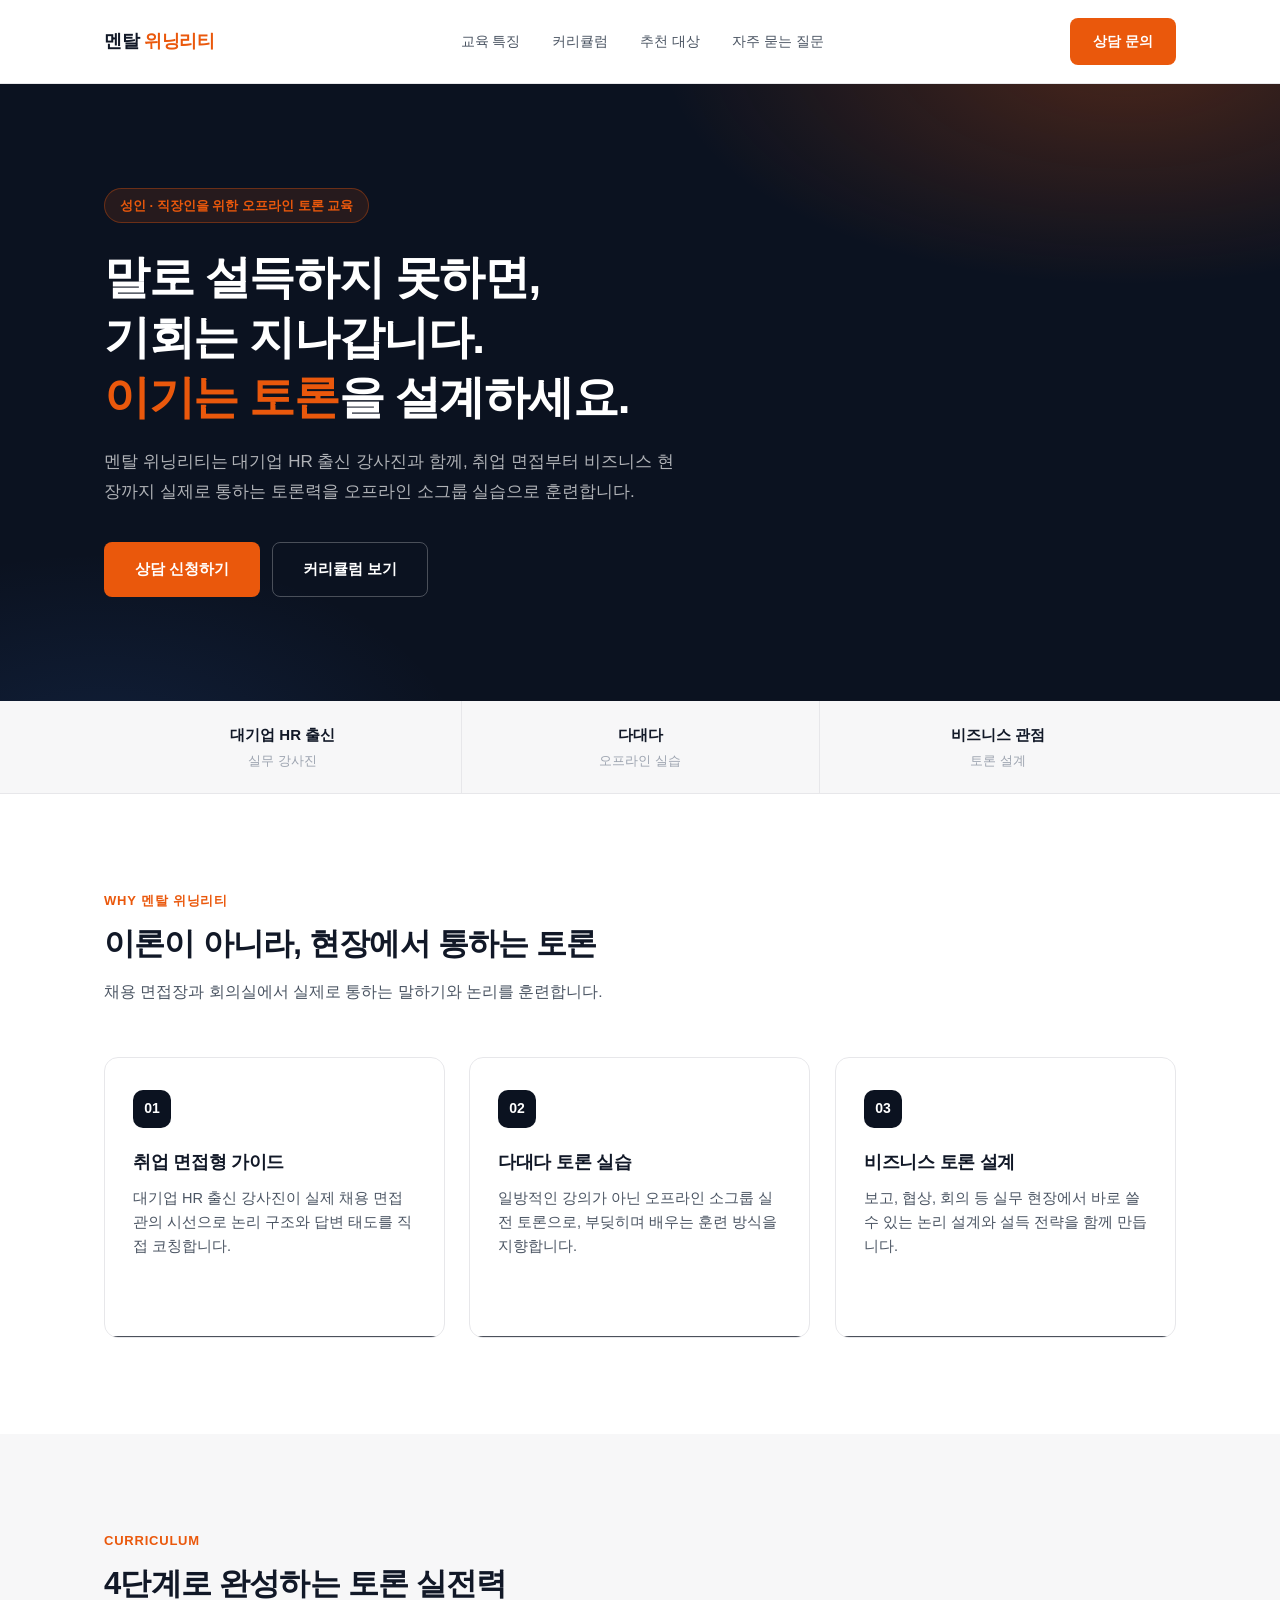
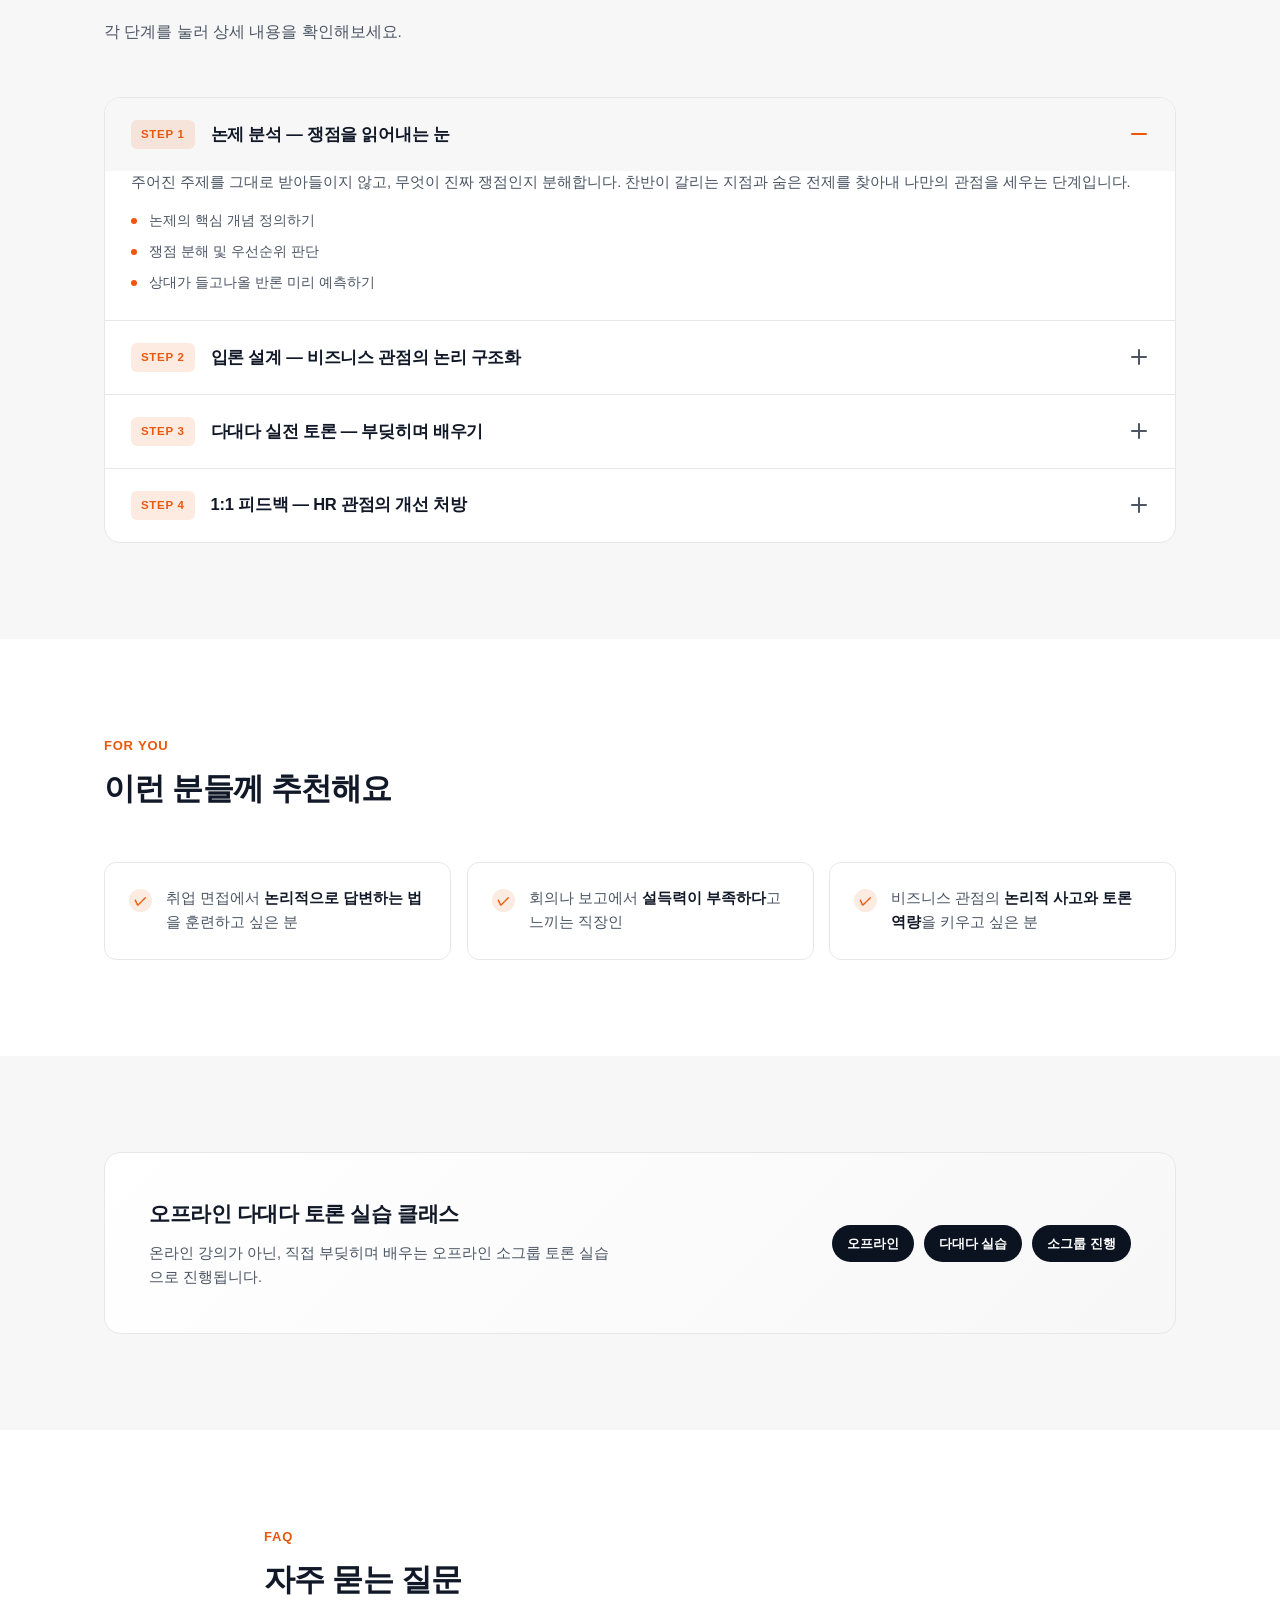
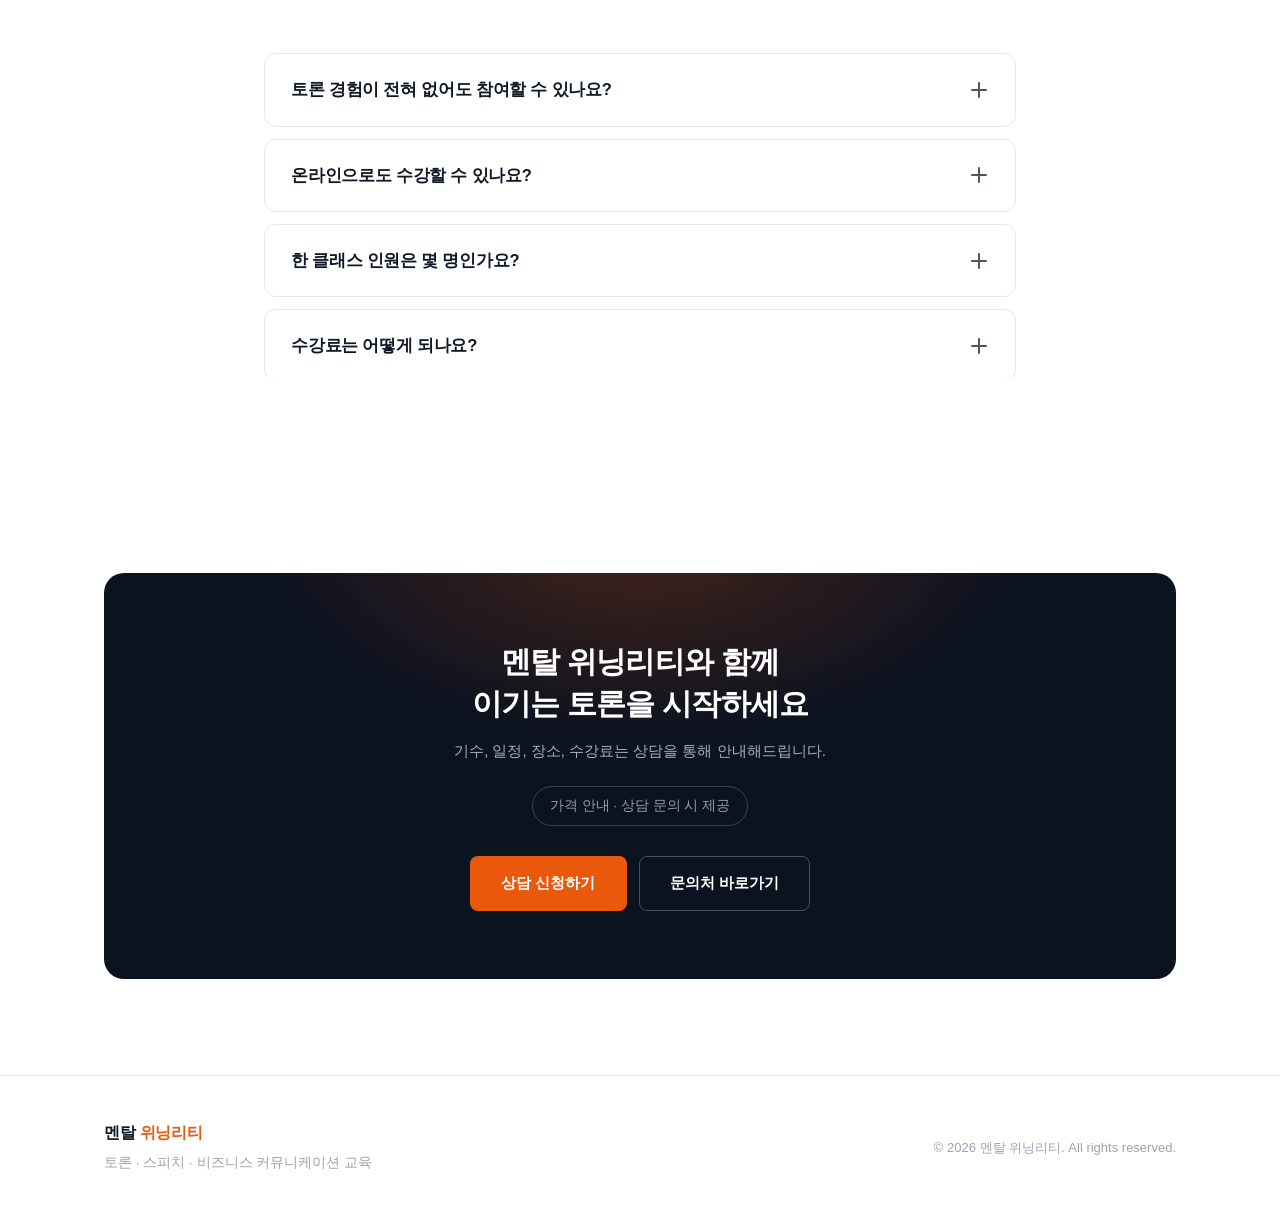
<file: index.html>
<!DOCTYPE html>
<html lang="ko" class="no-js">
<head>
<meta charset="UTF-8">
<meta name="viewport" content="width=device-width, initial-scale=1.0">
<meta name="theme-color" content="#0B1220">

<title>멘탈 위닝리티 | 대기업 HR 출신 강사진의 오프라인 토론 실습 교육</title>
<meta name="description" content="멘탈 위닝리티는 대기업 HR 출신 강사진과 함께하는 성인·직장인 대상 오프라인 다대다 토론 실습 교육입니다. 취업 면접형 가이드와 비즈니스 관점 토론 설계를 훈련합니다.">
<meta name="keywords" content="토론교육, 스피치학원, 취업면접, 직장인교육, 비즈니스커뮤니케이션, 논리적사고, 설득력, 토론실습">
<meta name="author" content="멘탈 위닝리티">
<link rel="canonical" href="https://example.com/">

<!-- Open Graph -->
<meta property="og:type" content="website">
<meta property="og:site_name" content="멘탈 위닝리티">
<meta property="og:title" content="멘탈 위닝리티 | 이기는 토론을 설계하다">
<meta property="og:description" content="대기업 HR 출신 강사진과 함께하는 오프라인 다대다 토론 실습 교육. 취업 면접부터 비즈니스 현장까지 통하는 토론력을 훈련합니다.">
<meta property="og:url" content="https://example.com/">
<meta property="og:image" content="https://example.com/assets/og-image.png">
<meta property="og:image:width" content="1200">
<meta property="og:image:height" content="630">
<meta property="og:locale" content="ko_KR">

<!-- Twitter -->
<meta name="twitter:card" content="summary_large_image">
<meta name="twitter:title" content="멘탈 위닝리티 | 이기는 토론을 설계하다">
<meta name="twitter:description" content="대기업 HR 출신 강사진과 함께하는 오프라인 다대다 토론 실습 교육.">
<meta name="twitter:image" content="https://example.com/assets/og-image.png">

<link rel="icon" type="image/svg+xml" href="assets/favicon.svg">
<link rel="apple-touch-icon" href="assets/apple-touch-icon.png">
<link rel="stylesheet" href="css/style.css">

<script type="application/ld+json">
{
  "@context": "https://schema.org",
  "@type": "EducationalOrganization",
  "name": "멘탈 위닝리티",
  "description": "대기업 HR 출신 강사진과 함께하는 성인·직장인 대상 오프라인 다대다 토론 실습 교육",
  "url": "https://example.com/",
  "logo": "https://example.com/assets/favicon.svg",
  "areaServed": "KR",
  "hasOfferCatalog": {
    "@type": "OfferCatalog",
    "name": "토론 교육 과정",
    "itemListElement": [{
      "@type": "Course",
      "name": "비즈니스 토론 실습 클래스",
      "description": "논제 분석부터 입론 설계, 다대다 실전 토론, 1:1 피드백까지 4단계로 진행되는 오프라인 토론 교육",
      "provider": { "@type": "Organization", "name": "멘탈 위닝리티" }
    }]
  }
}
</script>
</head>
<body>

<a href="#main" class="skip-link">본문 바로가기</a>

<header class="site-header" id="siteHeader">
  <nav class="nav wrap" aria-label="주요 메뉴">
    <a href="#" class="logo">멘탈 <span>위닝리티</span></a>

    <ul class="nav-links">
      <li><a href="#features">교육 특징</a></li>
      <li><a href="#curriculum">커리큘럼</a></li>
      <li><a href="#audience">추천 대상</a></li>
      <li><a href="#faq">자주 묻는 질문</a></li>
    </ul>

    <a href="#contact" class="btn btn-primary nav-cta">상담 문의</a>
  </nav>
</header>

<main id="main">

  <!-- HERO -->
  <section class="hero">
    <div class="hero-glow" aria-hidden="true"></div>
    <div class="wrap hero-inner">
      <span class="eyebrow reveal">성인 · 직장인을 위한 오프라인 토론 교육</span>
      <h1 class="reveal" data-delay="1">
        말로 설득하지 못하면,<br>
        기회는 지나갑니다.<br>
        <em>이기는 토론</em>을 설계하세요.
      </h1>
      <p class="hero-lead reveal" data-delay="2">
        멘탈 위닝리티는 대기업 HR 출신 강사진과 함께, 취업 면접부터 비즈니스 현장까지
        실제로 통하는 토론력을 오프라인 소그룹 실습으로 훈련합니다.
      </p>
      <div class="hero-actions reveal" data-delay="3">
        <a href="#contact" class="btn btn-primary btn-lg">상담 신청하기</a>
        <a href="#curriculum" class="btn btn-ghost btn-lg">커리큘럼 보기</a>
      </div>
    </div>
  </section>

  <!-- TRUST STRIP -->
  <div class="strip">
    <div class="wrap strip-grid">
      <div class="strip-item reveal"><b>대기업 HR 출신</b><span>실무 강사진</span></div>
      <div class="strip-item reveal" data-delay="1"><b>다대다</b><span>오프라인 실습</span></div>
      <div class="strip-item reveal" data-delay="2"><b>비즈니스 관점</b><span>토론 설계</span></div>
    </div>
  </div>

  <!-- FEATURES -->
  <section id="features" class="section">
    <div class="wrap">
      <div class="section-head reveal">
        <p class="kicker">Why 멘탈 위닝리티</p>
        <h2>이론이 아니라, 현장에서 통하는 토론</h2>
        <p class="section-sub">채용 면접장과 회의실에서 실제로 통하는 말하기와 논리를 훈련합니다.</p>
      </div>

      <div class="features">
        <article class="feature-card reveal">
          <div class="f-num">01</div>
          <h3>취업 면접형 가이드</h3>
          <p>대기업 HR 출신 강사진이 실제 채용 면접관의 시선으로 논리 구조와 답변 태도를 직접 코칭합니다.</p>
          <div class="f-hover" aria-hidden="true">
            <span>면접관이 보는 기준을 그대로</span>
          </div>
        </article>

        <article class="feature-card reveal" data-delay="1">
          <div class="f-num">02</div>
          <h3>다대다 토론 실습</h3>
          <p>일방적인 강의가 아닌 오프라인 소그룹 실전 토론으로, 부딪히며 배우는 훈련 방식을 지향합니다.</p>
          <div class="f-hover" aria-hidden="true">
            <span>말은 해봐야 늘어납니다</span>
          </div>
        </article>

        <article class="feature-card reveal" data-delay="2">
          <div class="f-num">03</div>
          <h3>비즈니스 토론 설계</h3>
          <p>보고, 협상, 회의 등 실무 현장에서 바로 쓸 수 있는 논리 설계와 설득 전략을 함께 만듭니다.</p>
          <div class="f-hover" aria-hidden="true">
            <span>회의실에서 바로 쓰는 논리</span>
          </div>
        </article>
      </div>
    </div>
  </section>

  <!-- CURRICULUM (accordion) -->
  <section id="curriculum" class="section alt">
    <div class="wrap">
      <div class="section-head reveal">
        <p class="kicker">Curriculum</p>
        <h2>4단계로 완성하는 토론 실전력</h2>
        <p class="section-sub">각 단계를 눌러 상세 내용을 확인해보세요.</p>
      </div>

      <div class="accordion" id="curriculumAccordion">

        <div class="acc-item is-open">
          <button class="acc-trigger" aria-expanded="true" aria-controls="acc-panel-1" id="acc-btn-1">
            <span class="acc-step">STEP 1</span>
            <span class="acc-title">논제 분석 — 쟁점을 읽어내는 눈</span>
            <span class="acc-icon" aria-hidden="true"></span>
          </button>
          <div class="acc-panel" id="acc-panel-1" role="region" aria-labelledby="acc-btn-1">
            <div class="acc-body">
              <p>주어진 주제를 그대로 받아들이지 않고, 무엇이 진짜 쟁점인지 분해합니다. 찬반이 갈리는 지점과 숨은 전제를 찾아내 나만의 관점을 세우는 단계입니다.</p>
              <ul class="acc-list">
                <li>논제의 핵심 개념 정의하기</li>
                <li>쟁점 분해 및 우선순위 판단</li>
                <li>상대가 들고나올 반론 미리 예측하기</li>
              </ul>
            </div>
          </div>
        </div>

        <div class="acc-item">
          <button class="acc-trigger" aria-expanded="false" aria-controls="acc-panel-2" id="acc-btn-2">
            <span class="acc-step">STEP 2</span>
            <span class="acc-title">입론 설계 — 비즈니스 관점의 논리 구조화</span>
            <span class="acc-icon" aria-hidden="true"></span>
          </button>
          <div class="acc-panel" id="acc-panel-2" role="region" aria-labelledby="acc-btn-2">
            <div class="acc-body">
              <p>주장이 아니라 구조를 만듭니다. 실무 보고서처럼 결론부터 제시하고 근거를 층층이 쌓는, 설득력 있는 입론 설계 방법을 익힙니다.</p>
              <ul class="acc-list">
                <li>결론 우선(PREP) 구조 훈련</li>
                <li>데이터와 사례로 근거 보강하기</li>
                <li>비즈니스 임팩트 관점으로 논리 재구성</li>
              </ul>
            </div>
          </div>
        </div>

        <div class="acc-item">
          <button class="acc-trigger" aria-expanded="false" aria-controls="acc-panel-3" id="acc-btn-3">
            <span class="acc-step">STEP 3</span>
            <span class="acc-title">다대다 실전 토론 — 부딪히며 배우기</span>
            <span class="acc-icon" aria-hidden="true"></span>
          </button>
          <div class="acc-panel" id="acc-panel-3" role="region" aria-labelledby="acc-btn-3">
            <div class="acc-body">
              <p>소그룹으로 팀을 나눠 실제 토론을 진행합니다. 준비한 논리가 현장에서 어떻게 흔들리는지 직접 겪으며 즉각 대응력을 훈련합니다.</p>
              <ul class="acc-list">
                <li>팀 단위 입론 · 반론 · 최종 변론</li>
                <li>예상치 못한 질문에 대응하는 순발력 훈련</li>
                <li>발언 시간 관리와 태도 · 비언어 커뮤니케이션</li>
              </ul>
            </div>
          </div>
        </div>

        <div class="acc-item">
          <button class="acc-trigger" aria-expanded="false" aria-controls="acc-panel-4" id="acc-btn-4">
            <span class="acc-step">STEP 4</span>
            <span class="acc-title">1:1 피드백 — HR 관점의 개선 처방</span>
            <span class="acc-icon" aria-hidden="true"></span>
          </button>
          <div class="acc-panel" id="acc-panel-4" role="region" aria-labelledby="acc-btn-4">
            <div class="acc-body">
              <p>대기업 HR 출신 강사가 채용 면접관과 실무 관리자의 시선으로, 개인별 강점과 개선점을 구체적으로 짚어드립니다.</p>
              <ul class="acc-list">
                <li>면접 상황에서의 인상과 전달력 진단</li>
                <li>논리 전개상 반복되는 약점 파악</li>
                <li>다음 단계를 위한 개인별 훈련 처방</li>
              </ul>
            </div>
          </div>
        </div>

      </div>
    </div>
  </section>

  <!-- AUDIENCE -->
  <section id="audience" class="section">
    <div class="wrap">
      <div class="section-head reveal">
        <p class="kicker">For You</p>
        <h2>이런 분들께 추천해요</h2>
      </div>

      <div class="audience-list">
        <div class="a-card reveal">
          <span class="a-check" aria-hidden="true">✓</span>
          <p>취업 면접에서 <b>논리적으로 답변하는 법</b>을 훈련하고 싶은 분</p>
        </div>
        <div class="a-card reveal" data-delay="1">
          <span class="a-check" aria-hidden="true">✓</span>
          <p>회의나 보고에서 <b>설득력이 부족하다</b>고 느끼는 직장인</p>
        </div>
        <div class="a-card reveal" data-delay="2">
          <span class="a-check" aria-hidden="true">✓</span>
          <p>비즈니스 관점의 <b>논리적 사고와 토론 역량</b>을 키우고 싶은 분</p>
        </div>
      </div>
    </div>
  </section>

  <!-- FORMAT -->
  <section class="section alt">
    <div class="wrap">
      <div class="format reveal">
        <div class="format-left">
          <h3>오프라인 다대다 토론 실습 클래스</h3>
          <p>온라인 강의가 아닌, 직접 부딪히며 배우는 오프라인 소그룹 토론 실습으로 진행됩니다.</p>
        </div>
        <div class="format-tags">
          <span class="tag">오프라인</span>
          <span class="tag">다대다 실습</span>
          <span class="tag">소그룹 진행</span>
        </div>
      </div>
    </div>
  </section>

  <!-- FAQ (accordion) -->
  <section id="faq" class="section">
    <div class="wrap wrap-narrow">
      <div class="section-head reveal">
        <p class="kicker">FAQ</p>
        <h2>자주 묻는 질문</h2>
      </div>

      <div class="accordion accordion-plain" id="faqAccordion">
        <div class="acc-item">
          <button class="acc-trigger" aria-expanded="false" aria-controls="faq-panel-1" id="faq-btn-1">
            <span class="acc-title">토론 경험이 전혀 없어도 참여할 수 있나요?</span>
            <span class="acc-icon" aria-hidden="true"></span>
          </button>
          <div class="acc-panel" id="faq-panel-1" role="region" aria-labelledby="faq-btn-1">
            <div class="acc-body">
              <p>네, 가능합니다. 논제를 읽는 법부터 시작하기 때문에 토론 경험이 없는 분도 무리 없이 따라오실 수 있습니다. 오히려 잘못된 습관이 없어 빠르게 성장하는 경우도 많습니다.</p>
            </div>
          </div>
        </div>

        <div class="acc-item">
          <button class="acc-trigger" aria-expanded="false" aria-controls="faq-panel-2" id="faq-btn-2">
            <span class="acc-title">온라인으로도 수강할 수 있나요?</span>
            <span class="acc-icon" aria-hidden="true"></span>
          </button>
          <div class="acc-panel" id="faq-panel-2" role="region" aria-labelledby="faq-btn-2">
            <div class="acc-body">
              <p>현재는 오프라인 다대다 실습 형태로만 운영하고 있습니다. 토론은 실제로 마주 보고 부딪히며 배우는 것이 가장 효과적이라는 판단 때문입니다.</p>
            </div>
          </div>
        </div>

        <div class="acc-item">
          <button class="acc-trigger" aria-expanded="false" aria-controls="faq-panel-3" id="faq-btn-3">
            <span class="acc-title">한 클래스 인원은 몇 명인가요?</span>
            <span class="acc-icon" aria-hidden="true"></span>
          </button>
          <div class="acc-panel" id="faq-panel-3" role="region" aria-labelledby="faq-btn-3">
            <div class="acc-body">
              <p>다대다 토론이 원활하게 이루어지도록 소그룹으로 운영합니다. 기수별 정확한 인원과 일정은 상담 시 안내해드립니다.</p>
            </div>
          </div>
        </div>

        <div class="acc-item">
          <button class="acc-trigger" aria-expanded="false" aria-controls="faq-panel-4" id="faq-btn-4">
            <span class="acc-title">수강료는 어떻게 되나요?</span>
            <span class="acc-icon" aria-hidden="true"></span>
          </button>
          <div class="acc-panel" id="faq-panel-4" role="region" aria-labelledby="faq-btn-4">
            <div class="acc-body">
              <p>과정 구성과 기수에 따라 달라지기 때문에 상담을 통해 개별 안내해드리고 있습니다. 아래 상담 문의를 남겨주시면 자세히 알려드리겠습니다.</p>
            </div>
          </div>
        </div>
      </div>
    </div>
  </section>

  <!-- CTA -->
  <section id="contact" class="section">
    <div class="wrap">
      <div class="cta reveal">
        <div class="cta-glow" aria-hidden="true"></div>
        <div class="cta-inner">
          <h2>멘탈 위닝리티와 함께<br>이기는 토론을 시작하세요</h2>
          <p>기수, 일정, 장소, 수강료는 상담을 통해 안내해드립니다.</p>
          <span class="price-note">가격 안내 · 상담 문의 시 제공</span>
          <div class="cta-actions">
            <a href="#" class="btn btn-primary btn-lg">상담 신청하기</a>
            <a href="#" class="btn btn-ghost btn-lg">문의처 바로가기</a>
          </div>
        </div>
      </div>
    </div>
  </section>

</main>

<footer class="site-footer">
  <div class="wrap footer-inner">
    <div class="footer-brand">
      <div class="logo logo-sm">멘탈 <span>위닝리티</span></div>
      <p>토론 · 스피치 · 비즈니스 커뮤니케이션 교육</p>
    </div>
    <div class="footer-meta">
      <p>© 2026 멘탈 위닝리티. All rights reserved.</p>
    </div>
  </div>
</footer>

<script src="js/main.js" defer></script>
</body>
</html>
</file>
<file: css/style.css>
/* ============================================
   멘탈 위닝리티 — 토론 교육 랜딩페이지
   style.css
   ============================================ */

/* ---------- 1. Design tokens ---------- */
:root{
  --ink:#111827;
  --ink-soft:#4B5563;
  --muted:#9CA3AF;
  --bg:#FFFFFF;
  --bg-alt:#F7F7F8;
  --line:#E7E7EA;
  --line-strong:#D8D8DC;
  --accent:#EA580C;
  --accent-dark:#C2410C;
  --accent-soft:rgba(234,88,12,0.12);
  --navy:#0B1220;

  --radius-sm:8px;
  --radius:12px;
  --radius-lg:16px;
  --radius-xl:20px;

  --shadow-sm:0 2px 8px rgba(17,24,39,0.04);
  --shadow:0 8px 28px rgba(17,24,39,0.07);
  --shadow-lg:0 20px 48px rgba(17,24,39,0.10);

  --ease:cubic-bezier(0.22, 1, 0.36, 1);

  --header-h:69px;
}

/* ---------- 2. Reset & base ---------- */
*,*::before,*::after{box-sizing:border-box;margin:0;padding:0;}

html{
  scroll-behavior:smooth;
  scroll-padding-top:calc(var(--header-h) + 16px);
  -webkit-text-size-adjust:100%;
}

body{
  font-family:-apple-system,BlinkMacSystemFont,"Pretendard","Malgun Gothic",
              "Apple SD Gothic Neo","Segoe UI",Roboto,sans-serif;
  color:var(--ink);
  background:var(--bg);
  line-height:1.65;
  -webkit-font-smoothing:antialiased;
  -moz-osx-font-smoothing:grayscale;
  overflow-x:hidden;
}

a{color:inherit;text-decoration:none;}
ul{list-style:none;}
img,svg{display:block;max-width:100%;}
button{font:inherit;color:inherit;background:none;border:none;cursor:pointer;}

:focus-visible{
  outline:2px solid var(--accent);
  outline-offset:3px;
  border-radius:4px;
}

.skip-link{
  position:absolute;left:-9999px;top:0;z-index:200;
  background:var(--navy);color:#fff;padding:12px 20px;border-radius:0 0 8px 0;
  font-size:14px;font-weight:600;
}
.skip-link:focus{left:0;}

/* ---------- 3. Layout helpers ---------- */
.wrap{
  width:100%;
  max-width:1120px;
  margin-inline:auto;
  padding-inline:24px;
}
.wrap-narrow{max-width:800px;}

.section{padding-block:clamp(56px, 8vw, 96px);}
.alt{background:var(--bg-alt);}

/* ---------- 4. Buttons ---------- */
.btn{
  display:inline-flex;align-items:center;justify-content:center;
  padding:11px 22px;
  border-radius:var(--radius-sm);
  font-size:14px;font-weight:600;
  white-space:nowrap;
  border:1px solid transparent;
  transition:background-color .18s var(--ease),
             border-color .18s var(--ease),
             color .18s var(--ease),
             transform .18s var(--ease),
             box-shadow .18s var(--ease);
}
.btn-lg{padding:14px 30px;font-size:15px;}

.btn-primary{background:var(--accent);color:#fff;}
.btn-primary:hover{
  background:var(--accent-dark);
  transform:translateY(-2px);
  box-shadow:0 8px 20px rgba(234,88,12,0.28);
}
.btn-primary:active{transform:translateY(0);}

.btn-ghost{border-color:var(--line-strong);color:var(--ink);}
.btn-ghost:hover{border-color:var(--ink);transform:translateY(-2px);}

/* ---------- 5. Header / Nav ---------- */
.site-header{
  position:sticky;top:0;z-index:100;
  background:rgba(255,255,255,0.82);
  -webkit-backdrop-filter:blur(12px);
  backdrop-filter:blur(12px);
  border-bottom:1px solid var(--line);
  transition:box-shadow .25s var(--ease);
}
.site-header.is-scrolled{box-shadow:0 1px 16px rgba(17,24,39,0.06);}

.nav{
  display:flex;align-items:center;justify-content:space-between;
  gap:24px;
  padding-block:18px;
}

.logo{
  font-size:18px;font-weight:800;letter-spacing:-0.02em;
  flex:none;
}
.logo span{color:var(--accent);}
.logo-sm{font-size:16px;}

.nav-links{
  display:flex;gap:clamp(16px, 3vw, 32px);
  font-size:14px;color:var(--ink-soft);
}
.nav-links a{
  position:relative;
  padding-block:4px;
  transition:color .18s var(--ease);
}
.nav-links a::after{
  content:"";
  position:absolute;left:0;bottom:0;
  width:100%;height:1.5px;
  background:var(--accent);
  transform:scaleX(0);transform-origin:right;
  transition:transform .28s var(--ease);
}
.nav-links a:hover{color:var(--ink);}
.nav-links a:hover::after{transform:scaleX(1);transform-origin:left;}

/* ---------- 6. Hero ---------- */
.hero{
  position:relative;
  background:var(--navy);
  color:#fff;
  padding-block:clamp(64px, 11vw, 104px);
  overflow:hidden;
}
.hero-glow{
  position:absolute;inset:0;
  background:
    radial-gradient(680px 340px at 88% -5%, rgba(234,88,12,0.28), transparent 68%),
    radial-gradient(520px 300px at 8% 110%, rgba(59,130,246,0.12), transparent 70%);
  pointer-events:none;
}
.hero-inner{position:relative;z-index:1;}

.eyebrow{
  display:inline-block;
  font-size:13px;font-weight:700;
  color:var(--accent);
  background:rgba(234,88,12,0.12);
  border:1px solid rgba(234,88,12,0.35);
  padding:6px 15px;border-radius:999px;
  margin-bottom:24px;
}

.hero h1{
  font-size:clamp(28px, 5.2vw, 46px);
  font-weight:800;
  letter-spacing:-0.03em;
  line-height:1.3;
  max-width:16em;
}
.hero h1 em{color:var(--accent);font-style:normal;}

.hero-lead{
  margin-top:20px;
  font-size:clamp(15px, 2vw, 17px);
  color:rgba(255,255,255,0.68);
  max-width:34em;
  line-height:1.75;
}

.hero-actions{
  display:flex;flex-wrap:wrap;gap:12px;
  margin-top:36px;
}
.hero .btn-ghost{border-color:rgba(255,255,255,0.26);color:#fff;}
.hero .btn-ghost:hover{border-color:#fff;background:rgba(255,255,255,0.06);}

/* ---------- 7. Trust strip ---------- */
.strip{
  background:var(--bg-alt);
  border-bottom:1px solid var(--line);
}
.strip-grid{
  display:grid;
  grid-template-columns:repeat(3,1fr);
}
.strip-item{
  display:flex;flex-direction:column;align-items:center;gap:2px;
  padding:22px 16px;
  text-align:center;
  border-left:1px solid var(--line);
  font-size:14px;
}
.strip-item:first-child{border-left:none;}
.strip-item b{font-weight:800;color:var(--ink);font-size:15px;}
.strip-item span{color:var(--muted);font-size:13px;}

/* ---------- 8. Section head ---------- */
.section-head{max-width:34em;margin-bottom:clamp(36px, 5vw, 52px);}
.kicker{
  font-size:13px;font-weight:700;
  color:var(--accent);
  letter-spacing:.06em;text-transform:uppercase;
  margin-bottom:12px;
}
.section-head h2{
  font-size:clamp(23px, 3.6vw, 31px);
  font-weight:800;letter-spacing:-0.025em;line-height:1.35;
}
.section-sub{margin-top:14px;color:var(--ink-soft);font-size:clamp(14.5px,1.8vw,15.5px);}

/* ---------- 9. Feature cards (with rollover) ---------- */
.features{
  display:grid;
  grid-template-columns:repeat(3,1fr);
  gap:24px;
}
.feature-card{
  position:relative;
  isolation:isolate;
  overflow:hidden;
  border:1px solid var(--line);
  border-radius:14px;
  padding:32px 28px;
  background:var(--bg);
  transition:box-shadow .28s var(--ease),
             border-color .28s var(--ease),
             transform .28s var(--ease);
}
.feature-card:hover{
  box-shadow:var(--shadow);
  border-color:var(--line-strong);
  transform:translateY(-4px);
}
.f-num{
  width:38px;height:38px;
  display:flex;align-items:center;justify-content:center;
  border-radius:10px;
  background:var(--navy);color:#fff;
  font-size:14px;font-weight:800;
  margin-bottom:20px;
  transition:background-color .28s var(--ease), transform .28s var(--ease);
}
.feature-card:hover .f-num{background:var(--accent);transform:scale(1.06);}
.feature-card h3{font-size:17.5px;font-weight:800;margin-bottom:10px;letter-spacing:-0.015em;}
.feature-card p{font-size:14.5px;color:var(--ink-soft);}

/* rollover 레이어: 아래에서 슬라이드업.
   터치 기기에는 호버가 없으므로 숨기고, 마우스 환경에서만 노출한다. */
.f-hover{display:none;}

@media (hover:hover) and (pointer:fine){
  .f-hover{
    display:block;
    position:absolute;left:0;right:0;bottom:0;
    padding:14px 28px;
    background:var(--navy);
    color:#fff;
    font-size:13.5px;font-weight:700;
    transform:translateY(100%);
    transition:transform .34s var(--ease);
    z-index:1;
  }
  /* 레이어가 본문 마지막 줄을 가리지 않도록 아래 여백 확보 */
  .feature-card{padding-bottom:78px;}

  .feature-card:hover .f-hover,
  .feature-card:focus-within .f-hover{transform:translateY(0);}
}

/* ---------- 10. Accordion ---------- */
.accordion{
  border:1px solid var(--line);
  border-radius:var(--radius-lg);
  background:#fff;
  overflow:hidden;
}
.accordion-plain{background:transparent;border:none;border-radius:0;}
.accordion-plain .acc-item{
  border:1px solid var(--line);
  border-radius:var(--radius);
  background:#fff;
  margin-bottom:12px;
}
.accordion-plain .acc-item:last-child{margin-bottom:0;}

.acc-item{border-bottom:1px solid var(--line);}
.acc-item:last-child{border-bottom:none;}

.acc-trigger{
  width:100%;
  display:flex;align-items:center;gap:16px;
  padding:22px 26px;
  text-align:left;
  transition:background-color .2s var(--ease);
}
.acc-trigger:hover{background:var(--bg-alt);}

.acc-step{
  flex:none;
  font-size:11.5px;font-weight:800;letter-spacing:.06em;
  color:var(--accent);
  background:var(--accent-soft);
  padding:5px 10px;border-radius:6px;
}
.acc-title{
  flex:1;
  font-size:clamp(15px, 2vw, 16.5px);
  font-weight:700;letter-spacing:-0.015em;
}

.acc-icon{
  flex:none;
  position:relative;
  width:20px;height:20px;
  transition:transform .34s var(--ease);
}
.acc-icon::before,
.acc-icon::after{
  content:"";position:absolute;
  background:var(--ink-soft);
  border-radius:2px;
  transition:opacity .28s var(--ease), background-color .2s var(--ease);
}
.acc-icon::before{top:9px;left:2px;width:16px;height:2px;}
.acc-icon::after{top:2px;left:9px;width:2px;height:16px;}

.acc-item.is-open .acc-icon{transform:rotate(180deg);}
.acc-item.is-open .acc-icon::after{opacity:0;}
.acc-item.is-open .acc-icon::before{background:var(--accent);}
.acc-item.is-open .acc-trigger{background:var(--bg-alt);}

/* 확장 애니메이션: max-height 방식 (JS가 실제 높이 지정) */
.acc-panel{
  max-height:0;
  overflow:hidden;
  transition:max-height .42s var(--ease);
}
.acc-body{
  padding:0 26px 26px;
  color:var(--ink-soft);
  font-size:14.5px;
  opacity:0;
  transform:translateY(-6px);
  transition:opacity .34s var(--ease) .06s, transform .34s var(--ease) .06s;
}
.acc-item.is-open .acc-body{opacity:1;transform:translateY(0);}

.acc-list{margin-top:14px;display:grid;gap:8px;}
.acc-list li{
  position:relative;padding-left:18px;
  font-size:14px;
}
.acc-list li::before{
  content:"";
  position:absolute;left:0;top:9px;
  width:6px;height:6px;border-radius:50%;
  background:var(--accent);
}

/* ---------- 11. Audience ---------- */
.audience-list{
  display:grid;grid-template-columns:repeat(3,1fr);gap:16px;
}
.a-card{
  display:flex;gap:14px;align-items:flex-start;
  border:1px solid var(--line);
  border-radius:var(--radius);
  padding:24px;
  background:#fff;
  transition:border-color .24s var(--ease), transform .24s var(--ease), box-shadow .24s var(--ease);
}
.a-card:hover{
  border-color:var(--accent);
  transform:translateY(-3px);
  box-shadow:var(--shadow-sm);
}
.a-check{
  flex:none;
  width:23px;height:23px;margin-top:2px;
  display:flex;align-items:center;justify-content:center;
  border-radius:50%;
  background:var(--accent-soft);color:var(--accent);
  font-size:13px;font-weight:900;
  transition:background-color .24s var(--ease), color .24s var(--ease);
}
.a-card:hover .a-check{background:var(--accent);color:#fff;}
.a-card p{font-size:14.5px;color:var(--ink-soft);}
.a-card b{color:var(--ink);font-weight:700;}

/* ---------- 12. Format band ---------- */
.format{
  display:flex;align-items:center;justify-content:space-between;
  gap:32px;flex-wrap:wrap;
  border:1px solid var(--line);
  border-radius:var(--radius-lg);
  padding:clamp(28px, 4vw, 44px);
  background:linear-gradient(135deg,#fff 0%,var(--bg-alt) 100%);
}
.format-left h3{font-size:clamp(18px,2.6vw,21px);font-weight:800;margin-bottom:10px;letter-spacing:-0.02em;}
.format-left p{font-size:14.5px;color:var(--ink-soft);max-width:32em;}
.format-tags{display:flex;gap:10px;flex-wrap:wrap;}
.tag{
  font-size:13px;font-weight:700;
  padding:8px 15px;border-radius:999px;
  background:var(--navy);color:#fff;
  transition:background-color .22s var(--ease), transform .22s var(--ease);
}
.tag:hover{background:var(--accent);transform:translateY(-2px);}

/* ---------- 13. CTA ---------- */
.cta{
  position:relative;overflow:hidden;
  background:var(--navy);color:#fff;
  border-radius:var(--radius-xl);
  padding:clamp(44px, 7vw, 68px) clamp(24px, 5vw, 52px);
  text-align:center;
}
.cta-glow{
  position:absolute;inset:0;
  background:radial-gradient(560px 300px at 50% -10%, rgba(234,88,12,0.26), transparent 70%);
  pointer-events:none;
}
.cta-inner{position:relative;z-index:1;}
.cta h2{font-size:clamp(22px,3.6vw,30px);font-weight:800;letter-spacing:-0.025em;line-height:1.4;}
.cta p{margin-top:14px;color:rgba(255,255,255,0.66);font-size:15px;}
.price-note{
  display:inline-block;margin-top:22px;
  font-size:13.5px;color:rgba(255,255,255,0.58);
  border:1px solid rgba(255,255,255,0.2);
  padding:8px 17px;border-radius:999px;
}
.cta-actions{
  margin-top:30px;
  display:flex;gap:12px;justify-content:center;flex-wrap:wrap;
}
.cta .btn-ghost{border-color:rgba(255,255,255,0.26);color:#fff;}
.cta .btn-ghost:hover{border-color:#fff;background:rgba(255,255,255,0.06);}

/* ---------- 14. Footer ---------- */
.site-footer{
  padding-block:44px;
  border-top:1px solid var(--line);
  background:var(--bg);
}
.footer-inner{
  display:flex;justify-content:space-between;align-items:center;
  gap:20px;flex-wrap:wrap;
}
.footer-brand p{margin-top:6px;font-size:13.5px;color:var(--muted);}
.footer-meta p{font-size:13px;color:var(--muted);}

/* ---------- 15. Scroll reveal ---------- */
.reveal{
  opacity:0;
  transform:translateY(22px);
  transition:opacity .7s var(--ease), transform .7s var(--ease);
  will-change:opacity, transform;
}
.reveal.is-visible{opacity:1;transform:translateY(0);}

.reveal[data-delay="1"]{transition-delay:.09s;}
.reveal[data-delay="2"]{transition-delay:.18s;}
.reveal[data-delay="3"]{transition-delay:.27s;}

/* JS 미사용/차단 환경 대비 */
.no-js .reveal{opacity:1;transform:none;}
.no-js .acc-panel{max-height:none;}
.no-js .acc-body{opacity:1;transform:none;}

/* ---------- 16. Responsive ---------- */

/* 태블릿 */
@media (max-width:900px){
  .features{grid-template-columns:1fr;}
  .audience-list{grid-template-columns:1fr;}
  .nav-links{gap:18px;font-size:13.5px;}
  .format{flex-direction:column;align-items:flex-start;}
}

/* 모바일 */
@media (max-width:720px){
  :root{--header-h:62px;}

  .nav{padding-block:14px;gap:12px;}
  .nav-links{display:none;}

  .strip-grid{grid-template-columns:1fr;}
  .strip-item{
    border-left:none;
    border-top:1px solid var(--line);
    flex-direction:row;justify-content:center;gap:8px;
    padding-block:16px;
  }
  .strip-item:first-child{border-top:none;}

  .hero-actions .btn{flex:1 1 100%;}
  .cta-actions .btn{flex:1 1 100%;}

  .acc-trigger{
    flex-wrap:wrap;
    gap:10px;
    padding:20px;
  }
  .acc-title{flex:1 1 100%;order:3;}
  .acc-step{order:1;}
  .acc-icon{order:2;margin-left:auto;}
  .acc-body{padding:0 20px 22px;}

  .footer-inner{flex-direction:column;align-items:flex-start;}
}

@media (max-width:420px){
  .wrap{padding-inline:18px;}
  .feature-card{padding:26px 22px;}
  .f-hover{padding-inline:22px;}
}

/* ---------- 17. Accessibility / motion ---------- */
@media (prefers-reduced-motion:reduce){
  html{scroll-behavior:auto;}
  *,*::before,*::after{
    animation-duration:.01ms !important;
    animation-iteration-count:1 !important;
    transition-duration:.01ms !important;
  }
  .reveal{opacity:1;transform:none;}
}

/* ---------- 18. Print ---------- */
@media print{
  .site-header,.hero-glow,.cta-glow,.f-hover{display:none !important;}
  .hero,.cta{background:#fff !important;color:#000 !important;}
  .acc-panel{max-height:none !important;}
  .acc-body{opacity:1 !important;transform:none !important;}
  .reveal{opacity:1 !important;transform:none !important;}
}
</file>
